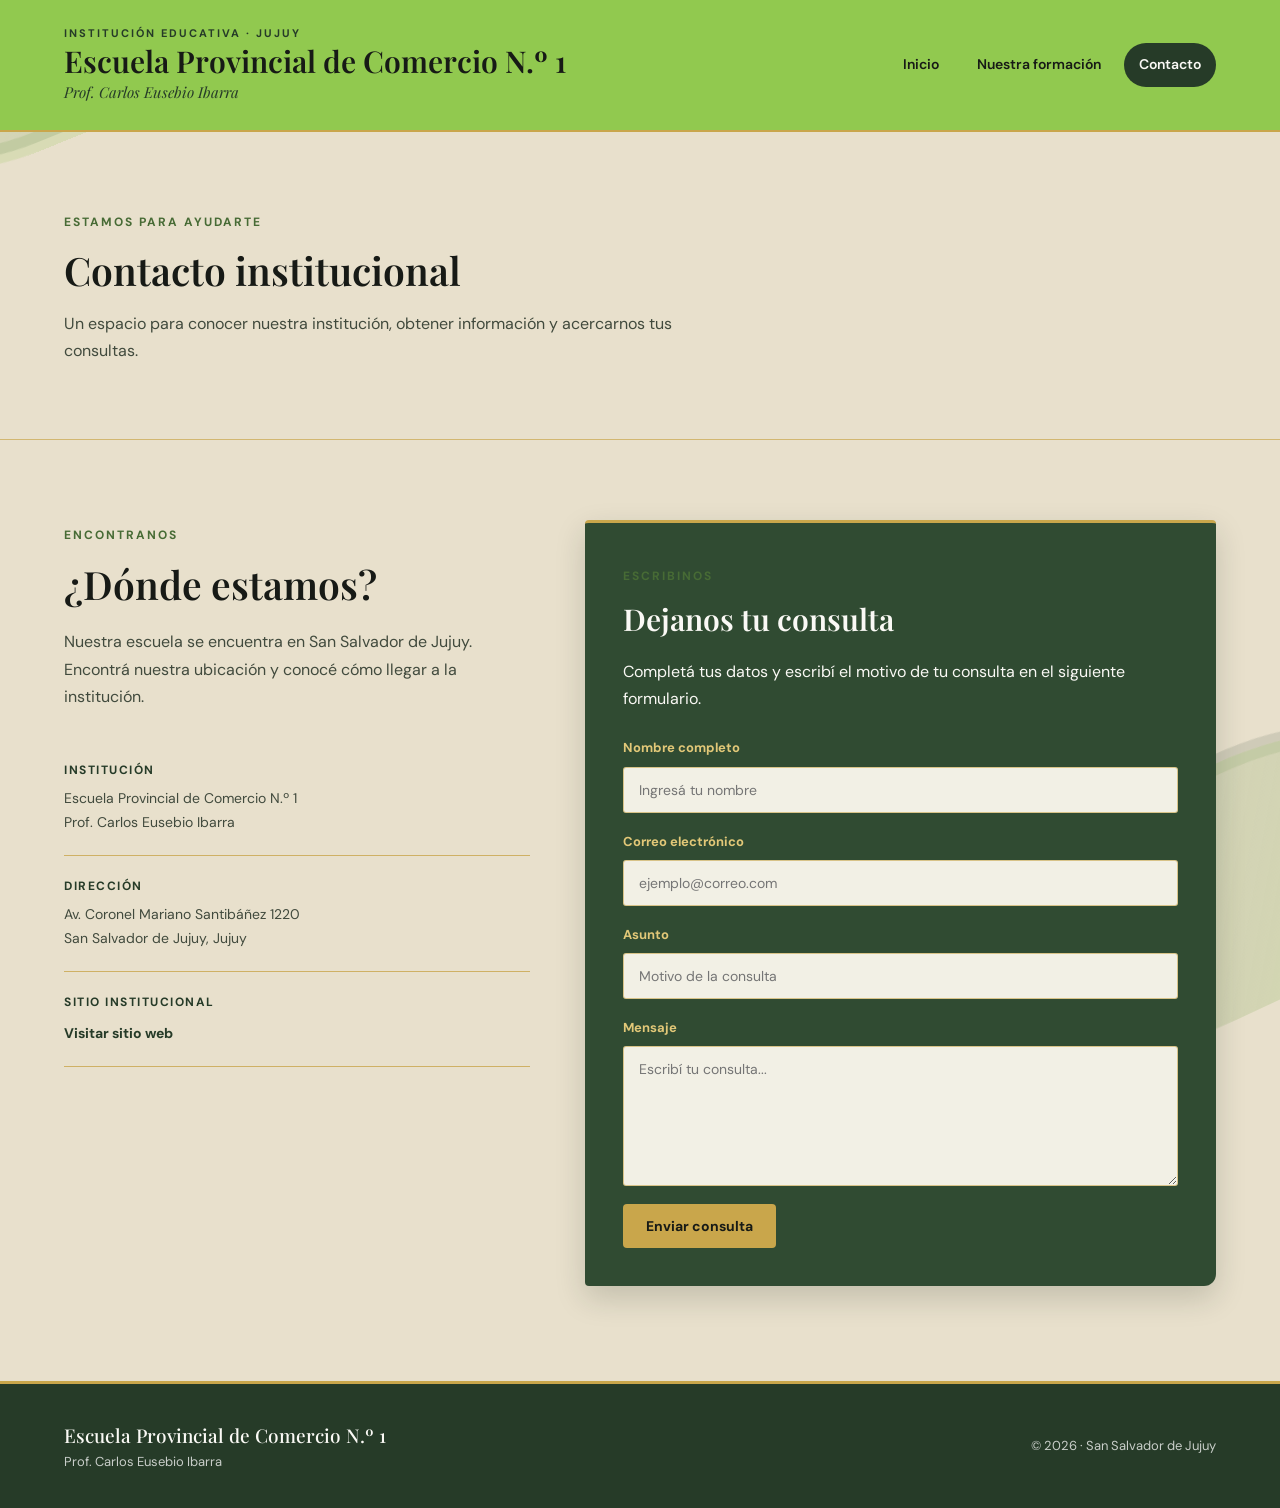
<file: contacto.html>
<!DOCTYPE html>
<html lang="es">

<head>
    <meta charset="UTF-8">
    <meta name="viewport" content="width=device-width, initial-scale=1.0">
    <title>Contacto | Escuela Provincial de Comercio N.º 1</title>
    <link rel="stylesheet" href="css/estilos.css">
</head>

<body>

    <header class="encabezado">
        <div class="contenedor encabezado-contenido">
            <a href="index.html" class="marca">
                <span class="marca-superior">Institución educativa · Jujuy</span>
                <h1>Escuela Provincial de Comercio N.º 1</h1>
                <span class="marca-institucional">Prof. Carlos Eusebio Ibarra</span>
            </a>

            <nav class="navegacion">
                <button id="menuBtn" type="button" aria-expanded="false"
                    aria-controls="menu">Menú</button>

                <ul id="menu">
                    <li><a href="index.html">Inicio</a></li>
                    <li><a href="cursos.html">Nuestra formación</a></li>
                    <li><a href="contacto.html" class="actual">Contacto</a></li>
                </ul>
            </nav>
        </div>
    </header>

    <main>

        <!-- Presentación -->
        <section class="encabezado-pagina">
            <div class="contenedor">
                <span class="subtitulo">Estamos para ayudarte</span>
                <h2>Contacto institucional</h2>
                <p>
                    Un espacio para conocer nuestra institución,
                    obtener información y acercarnos tus consultas.
                </p>
            </div>
        </section>

        <!-- Información y formulario -->
        <section class="contenedor contacto-contenido">

            <div class="contacto-informacion">
                <span class="subtitulo">Encontranos</span>
                <h2>¿Dónde estamos?</h2>

                <p>
                    Nuestra escuela se encuentra en San Salvador
                    de Jujuy. Encontrá nuestra ubicación y conocé
                    cómo llegar a la institución.
                </p>

                <div class="dato-contacto">
                    <span class="dato-etiqueta">Institución</span>
                    <p>Escuela Provincial de Comercio N.º 1</p>
                    <p>Prof. Carlos Eusebio Ibarra</p>
                </div>

                <div class="dato-contacto">
                    <span class="dato-etiqueta">Dirección</span>
                    <p>Av. Coronel Mariano Santibáñez 1220</p>
                    <p>San Salvador de Jujuy, Jujuy</p>
                </div>

                <div class="dato-contacto">
                    <span class="dato-etiqueta">Sitio institucional</span>
                    <a href="https://www.epc1-jujuy.edu.ar/" target="_blank"
                        rel="noopener noreferrer">Visitar sitio web</a>
                </div>
            </div>

            <div class="contacto-formulario">
                <span class="subtitulo">Escribinos</span>
                <h2>Dejanos tu consulta</h2>

                <p>
                    Completá tus datos y escribí el motivo
                    de tu consulta en el siguiente formulario.
                </p>

                <form id="formularioContacto">

                    <div class="campo-formulario">
                        <label for="nombre">Nombre completo</label>
                        <input type="text" id="nombre" name="nombre"
                            placeholder="Ingresá tu nombre" required>
                    </div>

                    <div class="campo-formulario">
                        <label for="correo">Correo electrónico</label>
                        <input type="email" id="correo" name="correo"
                            placeholder="ejemplo@correo.com" required>
                    </div>

                    <div class="campo-formulario">
                        <label for="asunto">Asunto</label>
                        <input type="text" id="asunto" name="asunto"
                            placeholder="Motivo de la consulta" required>
                    </div>

                    <div class="campo-formulario">
                        <label for="mensaje">Mensaje</label>
                        <textarea id="mensaje" name="mensaje"
                            placeholder="Escribí tu consulta..." required></textarea>
                    </div>

                    <button type="submit" class="boton-principal">
                        Enviar consulta
                    </button>

                </form>

            </div>

        </section>

    </main>

    <footer class="pie">
        <div class="contenedor pie-contenido">
            <div>
                <h2>Escuela Provincial de Comercio N.º 1</h2>
                <p>Prof. Carlos Eusebio Ibarra</p>
            </div>

            <p class="pie-derechos">
                &copy; 2026 · San Salvador de Jujuy
            </p>
        </div>
    </footer>

    <script src="js/script.js"></script>

</body>
</html>
</file>
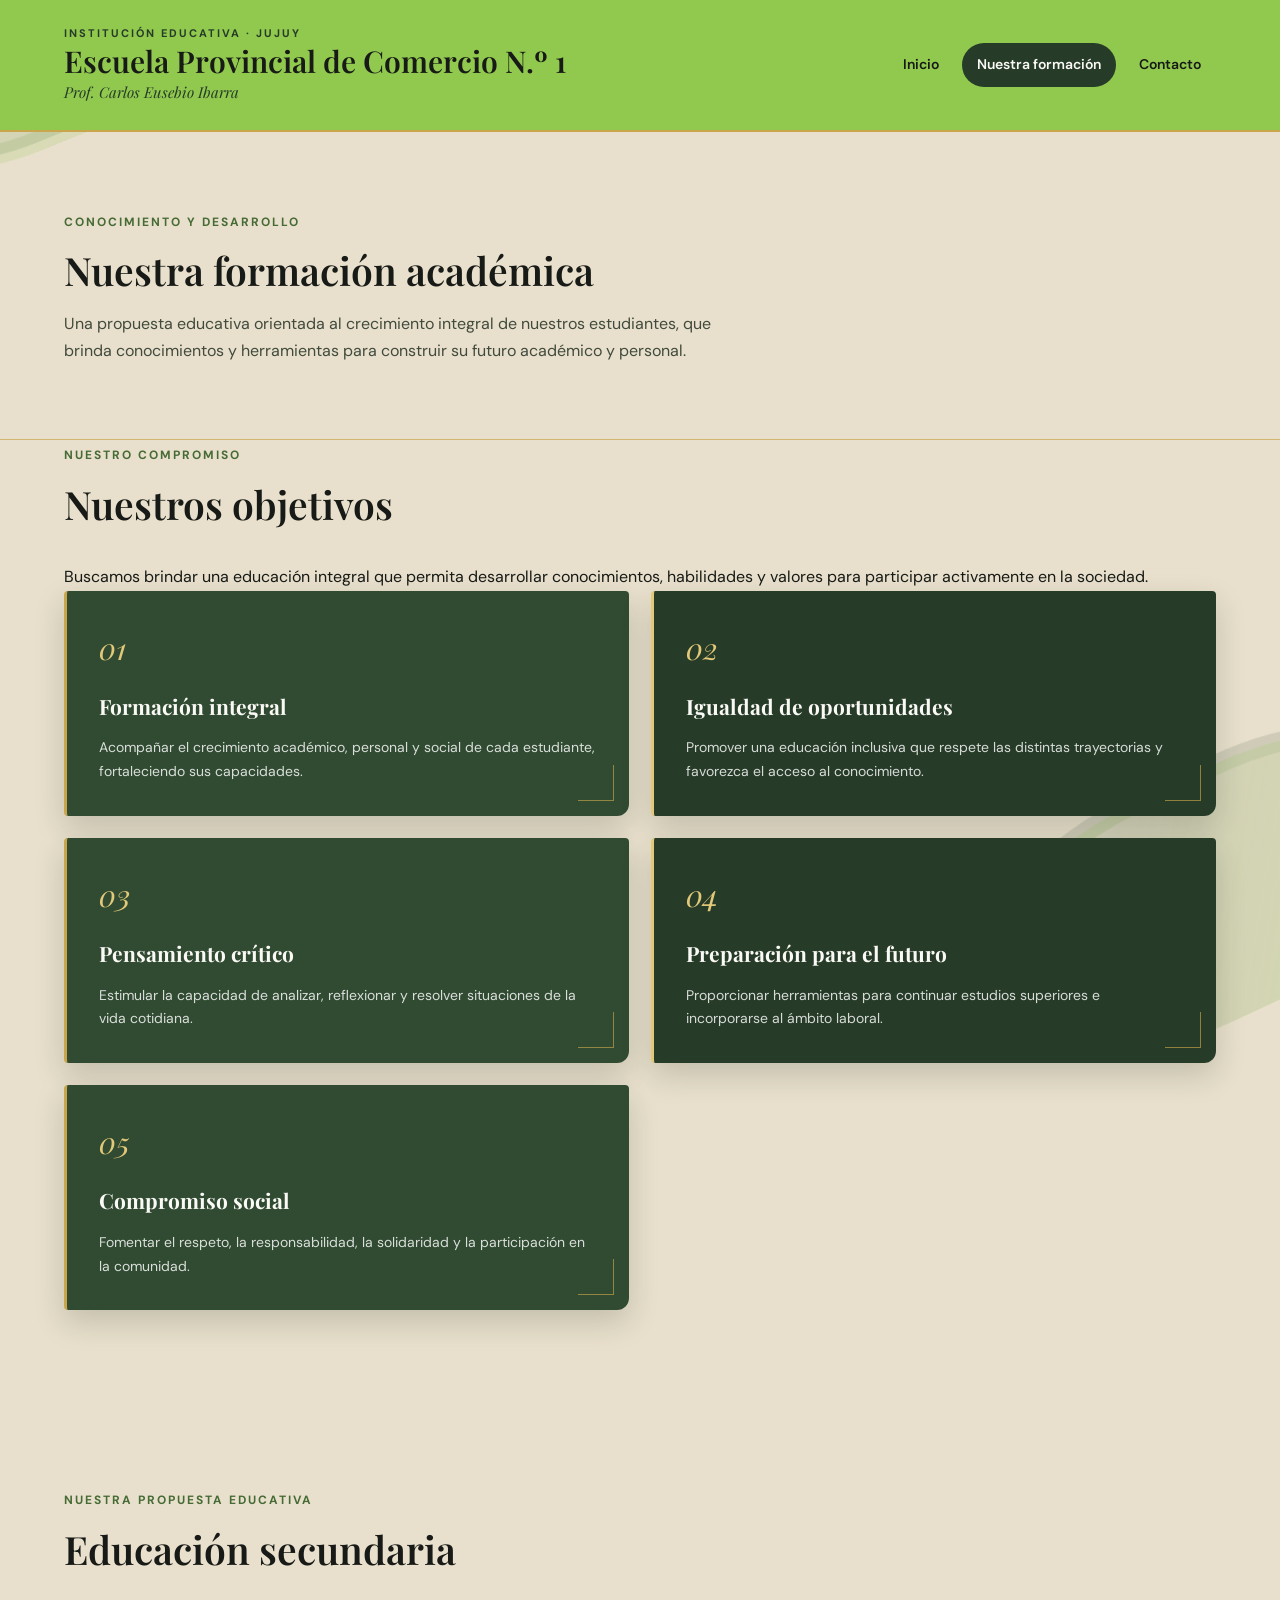
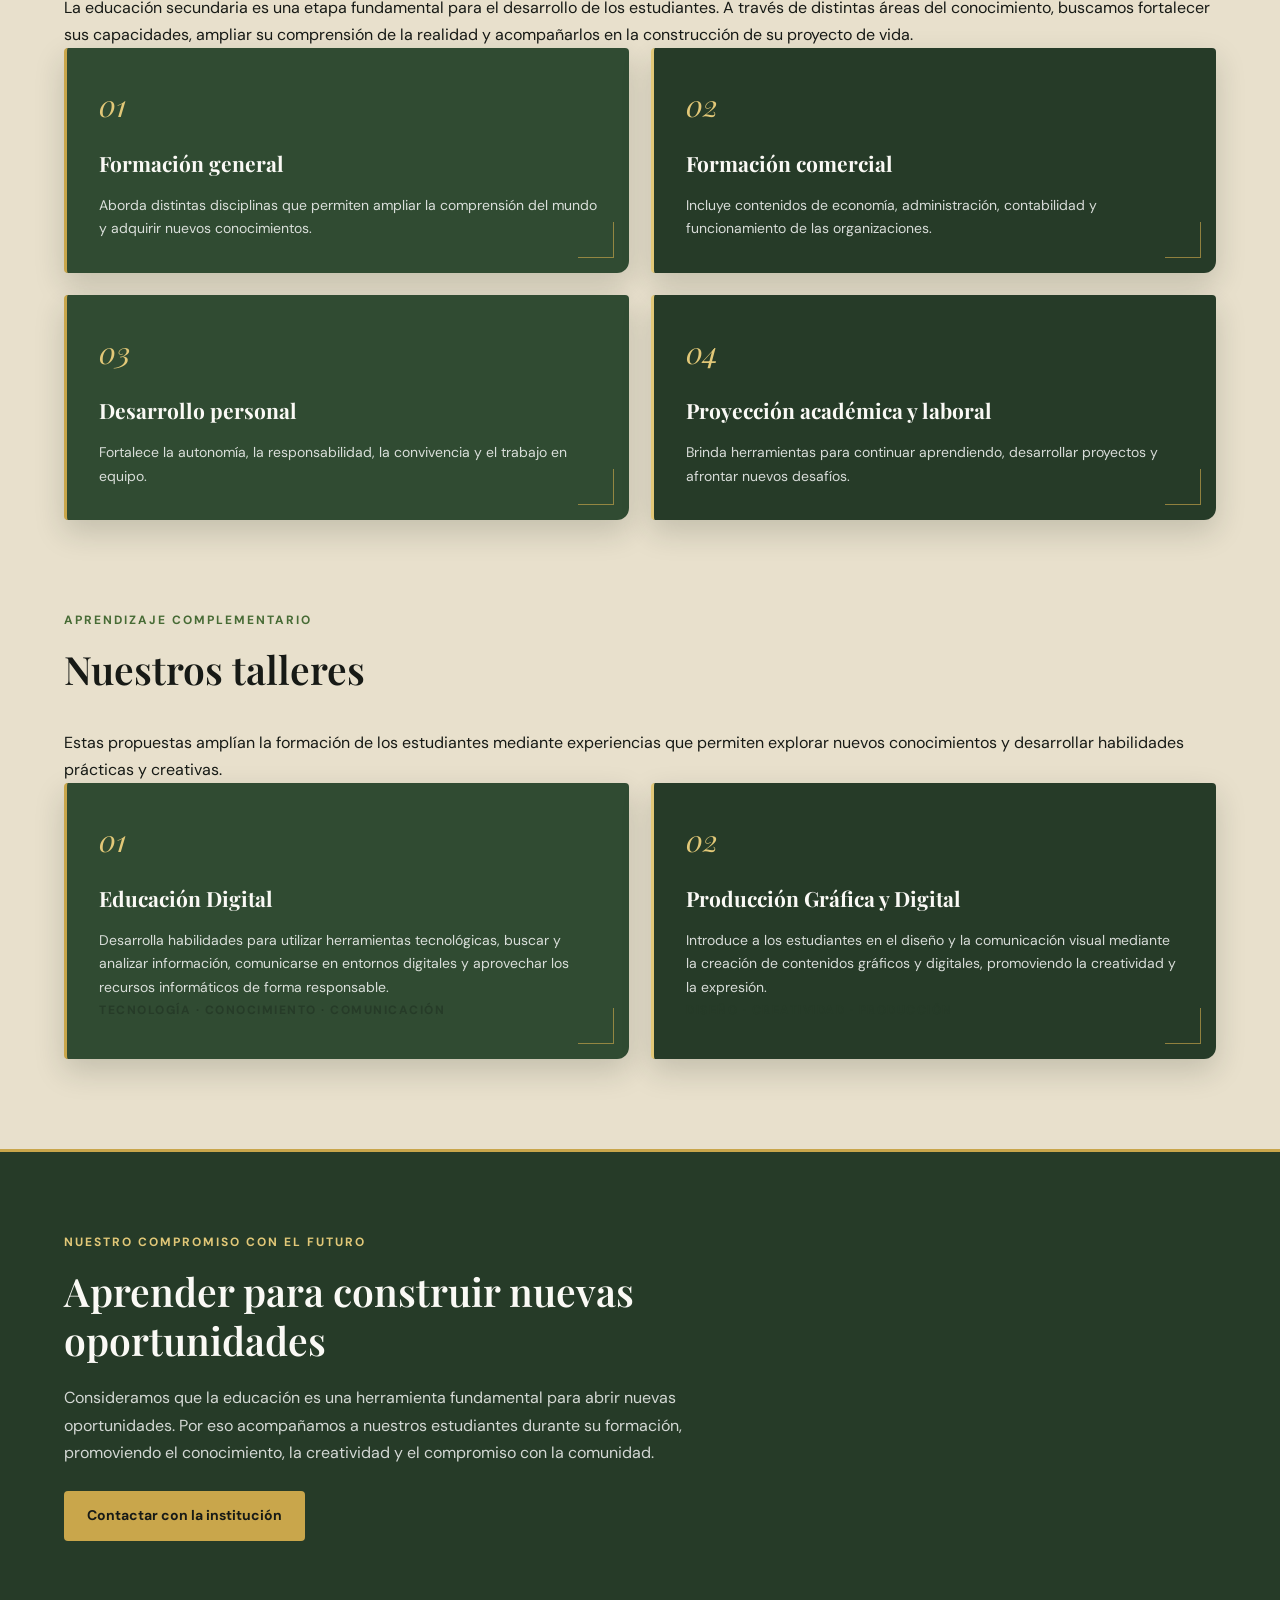
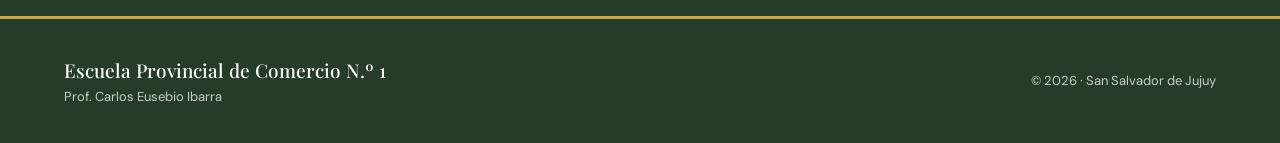
<file: cursos.html>
<!DOCTYPE html>
<html lang="es">

<head>
    <meta charset="UTF-8">
    <meta name="viewport" content="width=device-width, initial-scale=1.0">
    <title>Nuestra formación | Escuela Provincial de Comercio N.º 1</title>
    <link rel="stylesheet" href="css/estilos.css">
</head>

<body>

    <header class="encabezado">
        <div class="contenedor encabezado-contenido">
            <a href="index.html" class="marca">
                <span class="marca-superior">Institución educativa · Jujuy</span>
                <h1>Escuela Provincial de Comercio N.º 1</h1>
                <span class="marca-institucional">Prof. Carlos Eusebio Ibarra</span>
            </a>

            <nav class="navegacion">
                <button id="menuBtn" type="button" aria-expanded="false"
                    aria-controls="menu">Menú</button>

                <ul id="menu">
                    <li><a href="index.html">Inicio</a></li>
                    <li><a href="cursos.html" class="actual">Nuestra formación</a></li>
                    <li><a href="contacto.html">Contacto</a></li>
                </ul>
            </nav>
        </div>
    </header>

    <main>

        <!-- Presentación -->
        <section class="encabezado-pagina">
            <div class="contenedor">
                <span class="subtitulo">Conocimiento y desarrollo</span>
                <h2>Nuestra formación académica</h2>
                <p>
                    Una propuesta educativa orientada al crecimiento
                    integral de nuestros estudiantes, que brinda
                    conocimientos y herramientas para construir
                    su futuro académico y personal.
                </p>
            </div>
        </section>

        <!-- Objetivos institucionales -->
        <section class="contenedor areas-formacion">

            <span class="subtitulo">Nuestro compromiso</span>
            <h2>Nuestros objetivos</h2>

            <p>
                Buscamos brindar una educación integral que permita
                desarrollar conocimientos, habilidades y valores
                para participar activamente en la sociedad.
            </p>

            <div class="areas-grid">

                <article class="tarjeta-formacion">
                    <span class="numero">01</span>
                    <h3>Formación integral</h3>
                    <p>
                        Acompañar el crecimiento académico, personal
                        y social de cada estudiante, fortaleciendo
                        sus capacidades.
                    </p>
                </article>

                <article class="tarjeta-formacion">
                    <span class="numero">02</span>
                    <h3>Igualdad de oportunidades</h3>
                    <p>
                        Promover una educación inclusiva que respete
                        las distintas trayectorias y favorezca
                        el acceso al conocimiento.
                    </p>
                </article>

                <article class="tarjeta-formacion">
                    <span class="numero">03</span>
                    <h3>Pensamiento crítico</h3>
                    <p>
                        Estimular la capacidad de analizar,
                        reflexionar y resolver situaciones
                        de la vida cotidiana.
                    </p>
                </article>

                <article class="tarjeta-formacion">
                    <span class="numero">04</span>
                    <h3>Preparación para el futuro</h3>
                    <p>
                        Proporcionar herramientas para continuar
                        estudios superiores e incorporarse
                        al ámbito laboral.
                    </p>
                </article>

                <article class="tarjeta-formacion">
                    <span class="numero">05</span>
                    <h3>Compromiso social</h3>
                    <p>
                        Fomentar el respeto, la responsabilidad,
                        la solidaridad y la participación
                        en la comunidad.
                    </p>
                </article>

            </div>
        </section>

        <!-- Educación secundaria -->
        <section class="historia">
            <div class="contenedor">

                <span class="subtitulo">Nuestra propuesta educativa</span>
                <h2>Educación secundaria</h2>

                <p>
                    La educación secundaria es una etapa fundamental
                    para el desarrollo de los estudiantes. A través
                    de distintas áreas del conocimiento, buscamos
                    fortalecer sus capacidades, ampliar su comprensión
                    de la realidad y acompañarlos en la construcción
                    de su proyecto de vida.
                </p>

                <div class="areas-grid">

                    <article class="tarjeta-formacion">
                        <span class="numero">01</span>
                        <h3>Formación general</h3>
                        <p>
                            Aborda distintas disciplinas que permiten
                            ampliar la comprensión del mundo y adquirir
                            nuevos conocimientos.
                        </p>
                    </article>

                    <article class="tarjeta-formacion">
                        <span class="numero">02</span>
                        <h3>Formación comercial</h3>
                        <p>
                            Incluye contenidos de economía,
                            administración, contabilidad y
                            funcionamiento de las organizaciones.
                        </p>
                    </article>

                    <article class="tarjeta-formacion">
                        <span class="numero">03</span>
                        <h3>Desarrollo personal</h3>
                        <p>
                            Fortalece la autonomía, la responsabilidad,
                            la convivencia y el trabajo en equipo.
                        </p>
                    </article>

                    <article class="tarjeta-formacion">
                        <span class="numero">04</span>
                        <h3>Proyección académica y laboral</h3>
                        <p>
                            Brinda herramientas para continuar
                            aprendiendo, desarrollar proyectos
                            y afrontar nuevos desafíos.
                        </p>
                    </article>

                </div>
            </div>
        </section>

        <!-- Talleres -->
        <section class="contenedor areas-formacion">

            <span class="subtitulo">Aprendizaje complementario</span>
            <h2>Nuestros talleres</h2>

            <p>
                Estas propuestas amplían la formación de los estudiantes
                mediante experiencias que permiten explorar nuevos
                conocimientos y desarrollar habilidades prácticas
                y creativas.
            </p>

            <div class="areas-grid">

                <article class="tarjeta-formacion">
                    <span class="numero">01</span>
                    <h3>Educación Digital</h3>
                    <p>
                        Desarrolla habilidades para utilizar herramientas
                        tecnológicas, buscar y analizar información,
                        comunicarse en entornos digitales y aprovechar
                        los recursos informáticos de forma responsable.
                    </p>
                    <span class="dato-etiqueta">
                        Tecnología · Conocimiento · Comunicación
                    </span>
                </article>

                <article class="tarjeta-formacion">
                    <span class="numero">02</span>
                    <h3>Producción Gráfica y Digital</h3>
                    <p>
                        Introduce a los estudiantes en el diseño
                        y la comunicación visual mediante la creación
                        de contenidos gráficos y digitales, promoviendo
                        la creatividad y la expresión.
                    </p>
                    <span class="dato-etiqueta">
                        Diseño · Creatividad · Producción
                    </span>
                </article>

            </div>
        </section>

        <!-- Cierre -->
        <section class="mensaje-formacion">
            <div class="contenedor">
                <span class="subtitulo">Nuestro compromiso con el futuro</span>
                <h2>Aprender para construir nuevas oportunidades</h2>

                <p>
                    Consideramos que la educación es una herramienta
                    fundamental para abrir nuevas oportunidades.
                    Por eso acompañamos a nuestros estudiantes
                    durante su formación, promoviendo el conocimiento,
                    la creatividad y el compromiso con la comunidad.
                </p>

                <a href="contacto.html" class="boton-principal">
                    Contactar con la institución
                </a>
            </div>
        </section>

    </main>

    <footer class="pie">
        <div class="contenedor pie-contenido">
            <div>
                <h2>Escuela Provincial de Comercio N.º 1</h2>
                <p>Prof. Carlos Eusebio Ibarra</p>
            </div>

            <p class="pie-derechos">
                &copy; 2026 · San Salvador de Jujuy
            </p>
        </div>
    </footer>

    <script src="js/script.js"></script>

</body>
</html>
</file>
<file: css/estilos.css>
@import url('https://fonts.googleapis.com/css2?family=DM+Sans:wght@400;500;600;700&family=Playfair+Display:ital,wght@0,500;0,600;0,700;1,500;1,600&display=swap');

:root {
    --verde: #91C94F;
    --verde-fondo: #A4D568;
    --verde-oscuro: #476B35;
    --verde-profundo: #263B28;
    --verde-tarjeta: #304B32;
    --verde-tarjeta-2: #3A5838;
    --dorado: #C9A64B;
    --dorado-claro: #E2C878;
    --blanco: #FAF9F5;
    --negro: #171A16;
    --gris: #414A3D;
    --sombra: 0 12px 30px rgba(30, 39, 27, 0.18);
}

* {
    margin: 0;
    padding: 0;
    box-sizing: border-box;
}

html {
    scroll-behavior: smooth;
}

body {
    position: relative;
    isolation: isolate;
    font-family: 'DM Sans', Arial, sans-serif;
    background-color: #E8E0CC;
    color: var(--negro);
    line-height: 1.7;
    overflow-x: hidden;
}

/* FONDO DECORATIVO CON PINCELADAS CSS */

body::before,
body::after {
    content: "";
    position: fixed;
    z-index: -1;
    pointer-events: none;
}

/* Pincelada superior izquierda */

body::before {
    width: 460px;
    height: 210px;
    top: -105px;
    left: -150px;
    border-radius: 48% 52% 65% 35%;
    background: linear-gradient(
        125deg,
        rgba(145, 201, 79, 0.24),
        rgba(71, 107, 53, 0.12) 65%,
        transparent
    );
    transform: rotate(-22deg);
    box-shadow:
        0 18px 0 -7px rgba(71, 107, 53, 0.15),
        0 35px 0 -15px rgba(145, 201, 79, 0.18);
}

/* Pincelada inferior derecha */

body::after {
    width: 500px;
    height: 230px;
    bottom: -125px;
    right: -170px;
    border-radius: 60% 40% 45% 55%;
    background: linear-gradient(
        125deg,
        transparent,
        rgba(71, 107, 53, 0.13) 35%,
        rgba(145, 201, 79, 0.25)
    );
    transform: rotate(-25deg);
    box-shadow:
        0 -18px 0 -7px rgba(145, 201, 79, 0.17),
        0 -35px 0 -15px rgba(38, 59, 40, 0.12);
}

/* CONTENEDOR */

.contenedor {
    width: min(1160px, 90%);
    margin: 0 auto;
}

/* ENCABEZADO */

.encabezado {
    background-color: var(--verde);
    padding: 24px 0;
    border-bottom: 2px solid var(--dorado);
    position: relative;
    z-index: 5;
}

.encabezado-contenido {
    display: flex;
    align-items: center;
    justify-content: space-between;
    gap: 30px;
}

.marca {
    text-decoration: none;
    color: var(--negro);
}

.marca-superior {
    display: block;
    font-size: 11px;
    font-weight: 700;
    letter-spacing: 2px;
    text-transform: uppercase;
    color: var(--verde-profundo);
}

.marca h1 {
    font-family: 'Playfair Display', Georgia, serif;
    font-size: clamp(21px, 3vw, 30px);
    line-height: 1.25;
    font-weight: 600;
}

.marca-institucional {
    display: block;
    font-family: 'Playfair Display', Georgia, serif;
    font-style: italic;
    font-size: 15px;
    color: var(--verde-profundo);
}

/* NAVEGACIÓN */

.navegacion {
    display: flex;
    align-items: center;
}

.navegacion button {
    display: none;
}

.navegacion ul {
    display: flex;
    align-items: center;
    gap: 8px;
    list-style: none;
}

.navegacion a {
    display: block;
    padding: 10px 15px;
    border-radius: 30px;
    text-decoration: none;
    font-size: 14px;
    font-weight: 600;
    transition: 0.25s ease;
    color: var(--negro);
}

.navegacion a:hover,
.navegacion a.actual {
    background-color: var(--verde-profundo);
    color: var(--blanco);
}

/* PORTADA PRINCIPAL */

.portada {
    min-height: 490px;
    background: linear-gradient(135deg, #476B35, #263B28);
    color: var(--blanco);
    display: grid;
    grid-template-columns: 1.1fr 0.9fr;
    align-items: center;
    gap: 35px;
    padding: 65px max(5%, calc((100% - 1160px) / 2));
    position: relative;
    overflow: hidden;
    border-bottom: 3px solid var(--dorado);
}

.portada::after {
    content: "";
    position: absolute;
    width: 360px;
    height: 360px;
    border: 1px solid rgba(201, 166, 75, 0.55);
    border-radius: 50%;
    right: 8%;
    top: 50%;
    transform: translateY(-50%);
    box-shadow:
        0 0 0 35px rgba(201, 166, 75, 0.08),
        0 0 0 70px rgba(201, 166, 75, 0.05);
    pointer-events: none;
}

.portada-contenido {
    max-width: 600px;
    position: relative;
    z-index: 1;
}

.etiqueta,
.subtitulo {
    display: inline-block;
    margin-bottom: 14px;
    color: var(--verde-oscuro);
    font-size: 12px;
    font-weight: 700;
    letter-spacing: 2px;
    text-transform: uppercase;
}

.portada .etiqueta {
    color: var(--dorado-claro);
}

.portada h2 {
    max-width: 620px;
    font-family: 'Playfair Display', Georgia, serif;
    font-size: clamp(38px, 4.5vw, 56px);
    line-height: 1.12;
    font-weight: 500;
    margin-bottom: 22px;
}

.portada-contenido p {
    max-width: 540px;
    color: rgba(255, 255, 255, 0.85);
    font-size: 16px;
    margin-bottom: 30px;
}

/* IMAGEN Y ELEMENTOS DECORATIVOS */

.portada-visual {
    min-width: 0;
    min-height: 370px;
    position: relative;
    z-index: 1;
    display: flex;
    align-items: center;
    justify-content: center;
}

.portada-imagen {
    display: block;
    width: 58%;
    height: 245px;
    object-fit: cover;
    border: 5px solid var(--dorado);
    outline: 4px solid var(--blanco);
    outline-offset: 3px;
    border-radius: 3px;
    box-shadow: 0 15px 35px rgba(0, 0, 0, 0.25);
    position: relative;
    z-index: 1;
}

.sello {
    position: absolute;
    z-index: 2;
    padding: 12px 16px;
    font-family: 'DM Sans', sans-serif;
    font-size: 12px;
    font-weight: 700;
    text-align: center;
    box-shadow: 0 5px 15px rgba(0, 0, 0, 0.15);
}

.sello-rojo {
    background-color: var(--verde-oscuro);
    color: var(--blanco);
    border: 1px solid var(--dorado);
}

.sello-blanco {
    background-color: var(--verde);
    color: var(--verde-profundo);
    border: 1px solid var(--dorado);
}

.sello-superior {
    top: 20px;
    right: 8px;
    transform: rotate(3deg);
}

.sello-lateral {
    left: 0;
    top: 45%;
    transform: rotate(-5deg);
}

.sello-inferior {
    bottom: 15px;
    left: 12px;
    transform: rotate(-3deg);
}

.sello-destacado {
    bottom: 35px;
    right: 0;
    transform: rotate(4deg);
}

.portada-detalle {
    position: absolute;
    left: max(5%, calc((100% - 1160px) / 2));
    bottom: 18px;
    text-align: left;
    z-index: 1;
}

.portada-detalle span {
    font-family: 'Playfair Display', Georgia, serif;
    font-size: 23px;
    font-style: italic;
    color: var(--dorado-claro);
}

.portada-detalle p {
    font-size: 11px;
    letter-spacing: 1px;
    color: rgba(255, 255, 255, 0.8);
}

/* BOTONES */

.boton-principal {
    display: inline-block;
    background-color: var(--dorado);
    color: var(--negro);
    padding: 13px 23px;
    border: none;
    border-radius: 4px;
    text-decoration: none;
    font-family: 'DM Sans', Arial, sans-serif;
    font-size: 14px;
    font-weight: 700;
    cursor: pointer;
    transition: 0.25s ease;
}

.boton-principal:hover {
    background-color: var(--verde);
    color: var(--verde-profundo);
    transform: translateY(-2px);
}

/* BIENVENIDA */

.bienvenida {
    display: grid;
    grid-template-columns: 1.4fr 0.8fr;
    gap: 60px;
    align-items: center;
    padding-top: 90px;
    padding-bottom: 90px;
    background: transparent;
}

.bienvenida h2,
.historia h2,
.objetivos h2,
.encabezado-pagina h2,
.areas-formacion h2,
.mensaje-formacion h2,
.contacto-informacion h2,
.contacto-formulario h2 {
    font-family: 'Playfair Display', Georgia, serif;
    font-size: clamp(29px, 4vw, 39px);
    font-weight: 600;
    line-height: 1.25;
    margin-bottom: 20px;
    color: var(--negro);
}

.bienvenida-texto p {
    color: var(--gris);
    margin-bottom: 15px;
    text-align: justify;
}

.frase-institucional {
    background-color: var(--verde-tarjeta);
    color: var(--blanco);
    padding: 35px;
    border-top: 4px solid var(--dorado);
    border-radius: 4px 4px 12px 4px;
    box-shadow: var(--sombra);
    position: relative;
}

.frase-institucional::after {
    content: "";
    position: absolute;
    right: 15px;
    bottom: 15px;
    width: 45px;
    height: 45px;
    border-right: 2px solid var(--dorado);
    border-bottom: 2px solid var(--dorado);
    opacity: 0.7;
}

.comillas {
    display: block;
    font-family: 'Playfair Display', Georgia, serif;
    font-size: 65px;
    line-height: 0.8;
    color: var(--dorado-claro);
}

.frase-institucional p {
    font-family: 'Playfair Display', Georgia, serif;
    font-size: 23px;
    font-style: italic;
    line-height: 1.5;
    margin: 15px 0 25px;
    color: var(--blanco);
}

.firma {
    font-size: 12px;
    color: var(--dorado-claro);
    letter-spacing: 0.5px;
}

/* HISTORIA */

.historia {
    background: transparent;
    padding: 85px 0;
}

.historia-contenido {
    display: grid;
    grid-template-columns: repeat(3, 1fr);
    gap: 22px;
}

.historia-fecha {
    background: var(--verde-tarjeta);
    color: var(--blanco);
    padding: 28px;
    border-radius: 4px 4px 12px 4px;
    box-shadow: var(--sombra);
    border-top: 3px solid var(--dorado);
    transition: 0.25s ease;
}

.historia-fecha:nth-child(2) {
    background: var(--verde-tarjeta-2);
    border-top-color: var(--dorado-claro);
}

.historia-fecha:nth-child(3) {
    background: var(--verde-profundo);
    border-top-color: var(--dorado);
}

.historia-fecha:hover {
    transform: translateY(-5px);
}

.fecha {
    display: block;
    font-family: 'Playfair Display', Georgia, serif;
    font-size: 36px;
    font-style: italic;
    color: var(--dorado-claro);
    margin-bottom: 12px;
}

.historia-fecha h3 {
    font-family: 'Playfair Display', Georgia, serif;
    font-size: 21px;
    margin-bottom: 12px;
    color: var(--blanco);
}

.historia-fecha p {
    color: rgba(255, 255, 255, 0.82);
    font-size: 14px;
}

/* OBJETIVOS */

.objetivos {
    padding-top: 85px;
    padding-bottom: 95px;
    background: transparent;
}

.seccion-intro {
    max-width: 650px;
    margin-bottom: 35px;
}

.seccion-intro p {
    color: var(--gris);
}

.objetivos-grid {
    display: grid;
    grid-template-columns: repeat(3, 1fr);
    gap: 22px;
}

.tarjeta {
    background: var(--verde-tarjeta);
    color: var(--blanco);
    padding: 28px;
    border-radius: 4px 4px 12px 4px;
    box-shadow: var(--sombra);
    border-bottom: 3px solid var(--dorado);
    transition: 0.25s ease;
    position: relative;
    overflow: hidden;
}

.tarjeta:nth-child(3n + 2) {
    background: var(--verde-tarjeta-2);
    border-bottom-color: var(--dorado-claro);
}

.tarjeta:nth-child(3n) {
    background: var(--verde-profundo);
}

.tarjeta::after {
    content: "";
    position: absolute;
    width: 65px;
    height: 65px;
    right: -25px;
    top: -25px;
    border: 1px solid rgba(201, 166, 75, 0.55);
    transform: rotate(45deg);
}

.tarjeta:hover,
.tarjeta-formacion:hover {
    transform: translateY(-5px);
}

.numero {
    display: block;
    font-family: 'Playfair Display', Georgia, serif;
    font-size: 30px;
    font-style: italic;
    color: var(--dorado-claro);
    margin-bottom: 15px;
}

.tarjeta h3,
.tarjeta-formacion h3 {
    font-family: 'Playfair Display', Georgia, serif;
    font-size: 21px;
    margin-bottom: 12px;
    color: var(--blanco);
}

.tarjeta p,
.tarjeta-formacion p {
    color: rgba(255, 255, 255, 0.82);
    font-size: 14px;
}

/* ENCABEZADOS DE PÁGINAS INTERNAS */

.encabezado-pagina {
    background: transparent;
    padding: 75px 0;
    border-bottom: 1px solid rgba(201, 166, 75, 0.7);
}

.encabezado-pagina .contenedor {
    max-width: 1160px;
}

.encabezado-pagina h2 {
    max-width: 700px;
    margin-bottom: 15px;
}

.encabezado-pagina p {
    max-width: 650px;
    color: var(--gris);
    font-size: 16px;
}

/* FORMACIÓN */

.areas-formacion {
    padding-bottom: 90px;
    background: transparent;
}

.areas-formacion h2 {
    margin-bottom: 35px;
}

.areas-grid {
    display: grid;
    grid-template-columns: repeat(2, 1fr);
    gap: 22px;
}

.tarjeta-formacion {
    background: var(--verde-tarjeta);
    color: var(--blanco);
    padding: 32px;
    border-radius: 4px 4px 12px 4px;
    box-shadow: var(--sombra);
    border-left: 3px solid var(--dorado);
    transition: 0.25s ease;
    position: relative;
    overflow: hidden;
}

.tarjeta-formacion:nth-child(even) {
    background: var(--verde-profundo);
    border-left-color: var(--dorado-claro);
}

.tarjeta-formacion::after {
    content: "";
    position: absolute;
    right: 15px;
    bottom: 15px;
    width: 35px;
    height: 35px;
    border-right: 1px solid var(--dorado);
    border-bottom: 1px solid var(--dorado);
    opacity: 0.65;
}

.mensaje-formacion {
    background-color: var(--verde-profundo);
    color: var(--blanco);
    padding: 75px 0;
    border-top: 3px solid var(--dorado);
}

.mensaje-formacion .subtitulo {
    color: var(--dorado-claro);
}

.mensaje-formacion h2 {
    max-width: 650px;
    color: var(--blanco);
}

.mensaje-formacion p {
    max-width: 700px;
    color: rgba(255, 255, 255, 0.8);
    margin-bottom: 25px;
}

/* CONTACTO */

.contacto-contenido {
    display: grid;
    grid-template-columns: 0.85fr 1.15fr;
    gap: 55px;
    align-items: start;
    padding-top: 80px;
    padding-bottom: 95px;
    background: transparent;
}

.contacto-informacion > p {
    color: var(--gris);
    margin-bottom: 30px;
}

.dato-contacto {
    padding: 20px 0;
    border-bottom: 1px solid rgba(201, 166, 75, 0.8);
}

.dato-etiqueta {
    display: block;
    color: var(--verde-profundo);
    font-size: 12px;
    font-weight: 700;
    letter-spacing: 1.5px;
    text-transform: uppercase;
    margin-bottom: 7px;
}

.dato-contacto p,
.dato-contacto a {
    font-size: 14px;
    color: var(--gris);
    text-decoration: none;
}

.dato-contacto a {
    color: var(--verde-profundo);
    font-weight: 700;
}

.dato-contacto a:hover {
    color: #6B4F16;
}

.contacto-formulario {
    background: var(--verde-tarjeta);
    color: var(--blanco);
    padding: 38px;
    box-shadow: var(--sombra);
    border-radius: 4px 4px 12px 4px;
    border-top: 3px solid var(--dorado);
}

.contacto-formulario h2 {
    font-size: 30px;
    color: var(--blanco);
}

form {
    display: flex;
    flex-direction: column;
    gap: 18px;
    margin-top: 25px;
}

.campo-formulario {
    display: flex;
    flex-direction: column;
    gap: 7px;
}

.campo-formulario label {
    font-size: 13px;
    font-weight: 700;
    color: var(--dorado-claro);
}

.campo-formulario input,
.campo-formulario textarea {
    width: 100%;
    padding: 13px 15px;
    border: 1px solid rgba(201, 166, 75, 0.6);
    border-radius: 3px;
    background-color: #F2F0E5;
    color: var(--negro);
    font-family: 'DM Sans', Arial, sans-serif;
    font-size: 14px;
    outline: none;
    transition: 0.2s ease;
}

.campo-formulario input:focus,
.campo-formulario textarea:focus {
    border-color: var(--dorado);
    box-shadow: 0 0 0 3px rgba(201, 166, 75, 0.2);
}

.campo-formulario textarea {
    min-height: 140px;
    resize: vertical;
}

.contacto-formulario button {
    align-self: flex-start;
}

/* VENTANA DE CONFIRMACIÓN */

.confirmacion-pantalla {
    position: fixed;
    inset: 0;
    z-index: 9999;
    display: flex;
    justify-content: center;
    align-items: center;
    padding: 20px;
    background-color: rgba(23, 26, 22, 0.78);
    animation: aparecer 0.3s ease;
}

.confirmacion-contenido {
    width: 100%;
    max-width: 460px;
    padding: 45px 35px;
    background-color: var(--verde-tarjeta);
    border: 2px solid var(--dorado);
    border-radius: 12px;
    box-shadow: 0 20px 60px rgba(0, 0, 0, 0.3);
    text-align: center;
    animation: crecer 0.4s ease;
}

.confirmacion-icono {
    width: 85px;
    height: 85px;
    display: flex;
    justify-content: center;
    align-items: center;
    margin: 0 auto 25px;
    border-radius: 50%;
    background-color: var(--verde);
    border: 3px solid var(--dorado);
    color: var(--verde-profundo);
    font-size: 48px;
    font-weight: 700;
}

.confirmacion-contenido h2 {
    font-family: 'Playfair Display', Georgia, serif;
    font-size: 32px;
    color: var(--dorado-claro);
    margin-bottom: 12px;
}

.confirmacion-contenido p {
    font-size: 16px;
    font-weight: 700;
    color: var(--blanco);
    margin-bottom: 8px;
}

.confirmacion-contenido span {
    display: block;
    font-size: 13px;
    color: rgba(255, 255, 255, 0.8);
}

.confirmacion-carga {
    width: 100%;
    height: 5px;
    margin-top: 30px;
    background-color: rgba(255, 255, 255, 0.2);
    border-radius: 10px;
    overflow: hidden;
    position: relative;
}

.confirmacion-carga::after {
    content: "";
    position: absolute;
    height: 100%;
    width: 100%;
    background-color: var(--dorado);
    transform: translateX(-100%);
    animation: progreso 3.5s linear forwards;
}

.confirmacion-contenido small {
    display: block;
    margin-top: 12px;
    color: rgba(255, 255, 255, 0.7);
    font-size: 12px;
}

@keyframes aparecer {
    from { opacity: 0; }
    to { opacity: 1; }
}

@keyframes crecer {
    from {
        opacity: 0;
        transform: scale(0.85);
    }
    to {
        opacity: 1;
        transform: scale(1);
    }
}

@keyframes progreso {
    to { transform: translateX(0); }
}

/* PIE DE PÁGINA */

.pie {
    background-color: var(--verde-profundo);
    color: var(--blanco);
    padding: 35px 0;
    border-top: 3px solid var(--dorado);
}

.pie-contenido {
    display: flex;
    justify-content: space-between;
    align-items: center;
    gap: 25px;
}

.pie h2 {
    font-family: 'Playfair Display', Georgia, serif;
    font-size: 19px;
    font-weight: 500;
}

.pie p {
    font-size: 13px;
    color: rgba(255, 255, 255, 0.75);
}

.pie-derechos {
    text-align: right;
}

/* DISEÑO RESPONSIVE */

@media (max-width: 850px) {

    .encabezado-contenido {
        flex-direction: column;
        align-items: flex-start;
    }

    .navegacion {
        width: 100%;
        flex-direction: column;
        align-items: flex-start;
    }

    .navegacion button {
        display: block;
        background-color: var(--verde-profundo);
        color: var(--blanco);
        border: 1px solid var(--dorado);
        border-radius: 4px;
        padding: 10px 18px;
        font-family: 'DM Sans', Arial, sans-serif;
        font-weight: 600;
        cursor: pointer;
    }

    .navegacion ul {
        display: none;
        width: 100%;
        flex-direction: column;
        align-items: stretch;
        gap: 5px;
        margin-top: 12px;
    }

    .navegacion ul.activo {
        display: flex;
    }

    .navegacion a {
        border-radius: 4px;
        background-color: rgba(38, 59, 40, 0.12);
    }

    .bienvenida,
    .contacto-contenido {
        grid-template-columns: 1fr;
        gap: 35px;
    }

    .historia-contenido,
    .objetivos-grid {
        grid-template-columns: 1fr 1fr;
    }

    .portada {
        grid-template-columns: 1fr 0.8fr;
        gap: 20px;
        padding-left: 5%;
        padding-right: 5%;
    }

    .portada h2 {
        font-size: 38px;
    }

    .portada-imagen {
        width: 65%;
        height: 210px;
    }

    .portada-detalle {
        left: 5%;
    }
}

@media (max-width: 600px) {

    .contenedor {
        width: 92%;
    }

    .encabezado {
        padding: 20px 0;
    }

    .marca h1 {
        font-size: 22px;
    }

    .portada {
        min-height: auto;
        grid-template-columns: 1fr;
        gap: 15px;
        padding: 55px 6% 75px;
    }

    .portada h2 {
        font-size: 40px;
    }

    .portada-contenido p {
        font-size: 15px;
    }

    .portada-visual {
        min-height: 300px;
    }

    .portada-imagen {
        width: 60%;
        height: 210px;
    }

    .sello {
        padding: 9px 11px;
        font-size: 10px;
    }

    .portada::after {
        width: 220px;
        height: 220px;
        right: -90px;
    }

    .portada-detalle {
        left: 6%;
        bottom: 12px;
    }

    .portada-detalle span {
        font-size: 19px;
    }

    .bienvenida,
    .objetivos {
        padding-top: 60px;
        padding-bottom: 60px;
    }

    .historia {
        padding: 60px 0;
    }

    .historia-contenido,
    .objetivos-grid,
    .areas-grid {
        grid-template-columns: 1fr;
    }

    .encabezado-pagina {
        padding: 55px 0;
    }

    .areas-formacion {
        padding-bottom: 60px;
    }

    .mensaje-formacion {
        padding: 60px 0;
    }

    .contacto-contenido {
        padding-top: 55px;
        padding-bottom: 65px;
    }

    .contacto-formulario {
        padding: 25px 20px;
    }

    .pie-contenido {
        flex-direction: column;
        align-items: flex-start;
    }

    .pie-derechos {
        text-align: left;
    }
}
</file>
